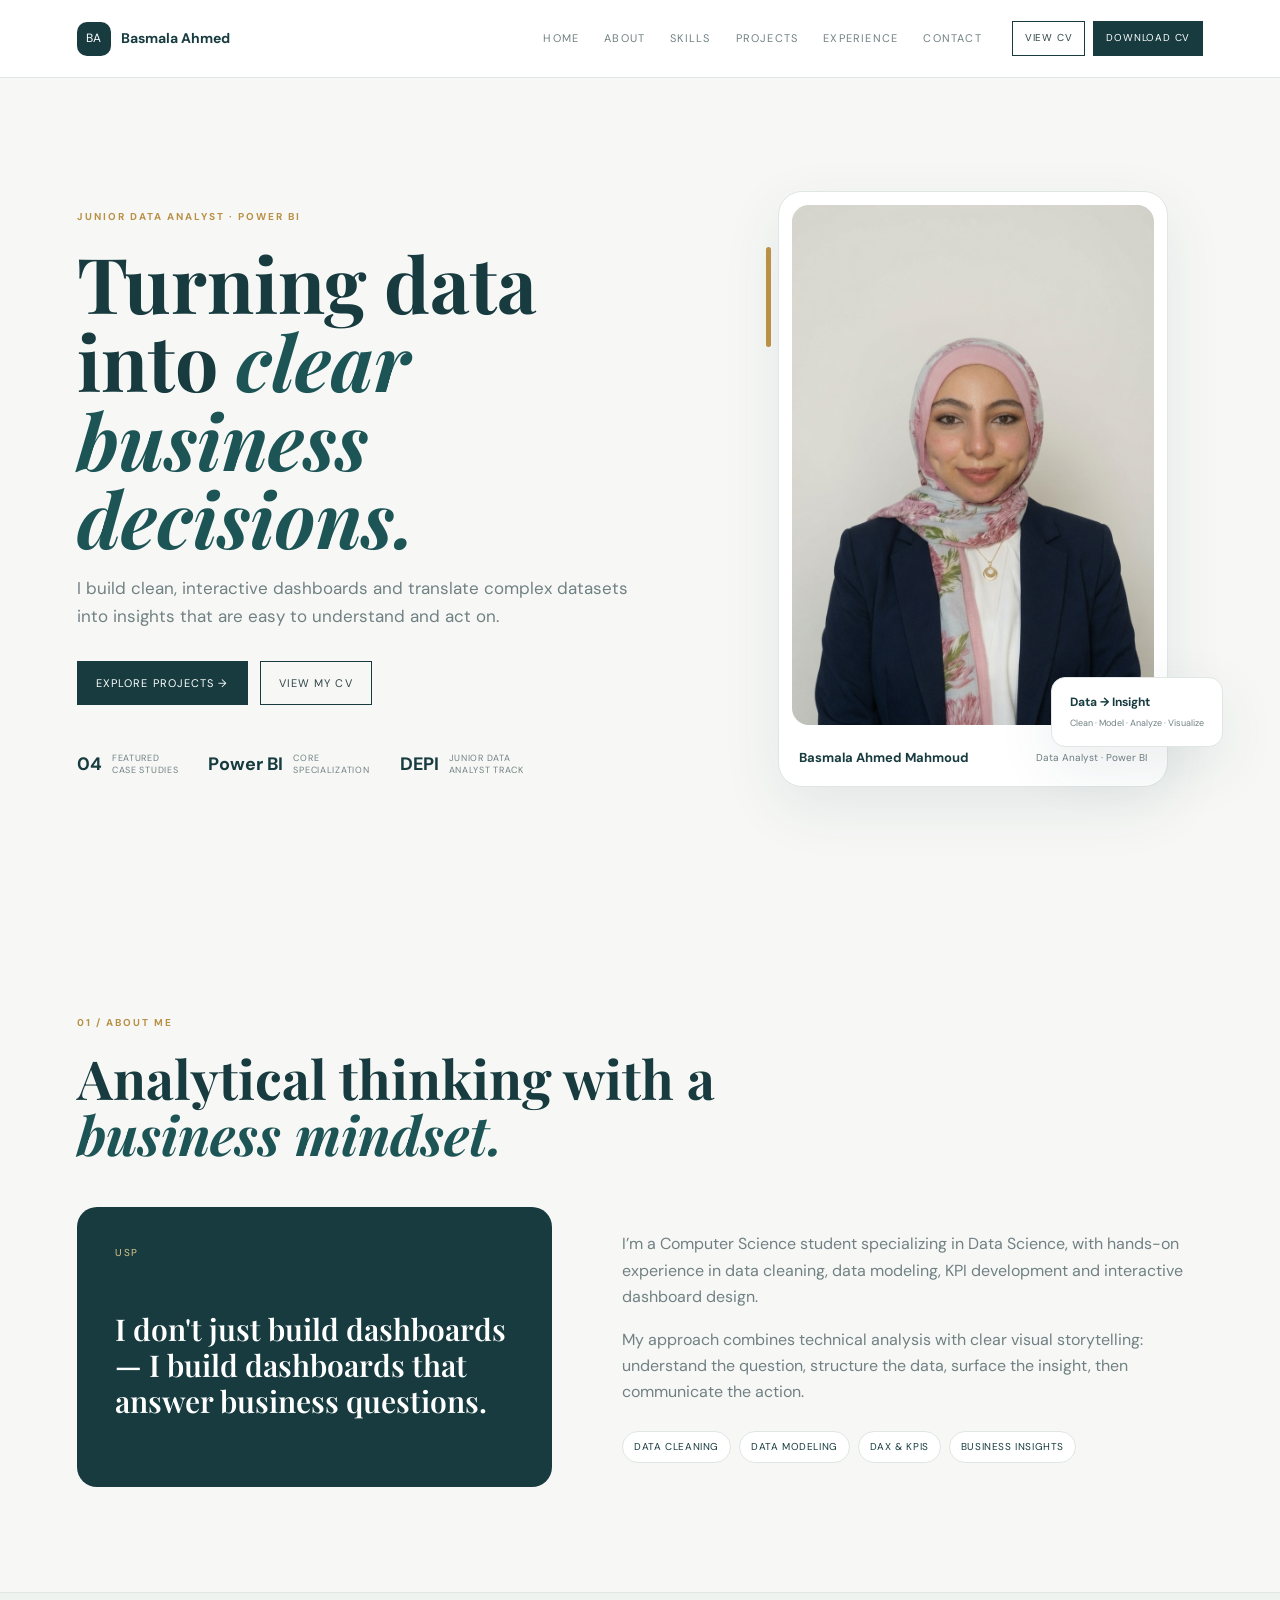
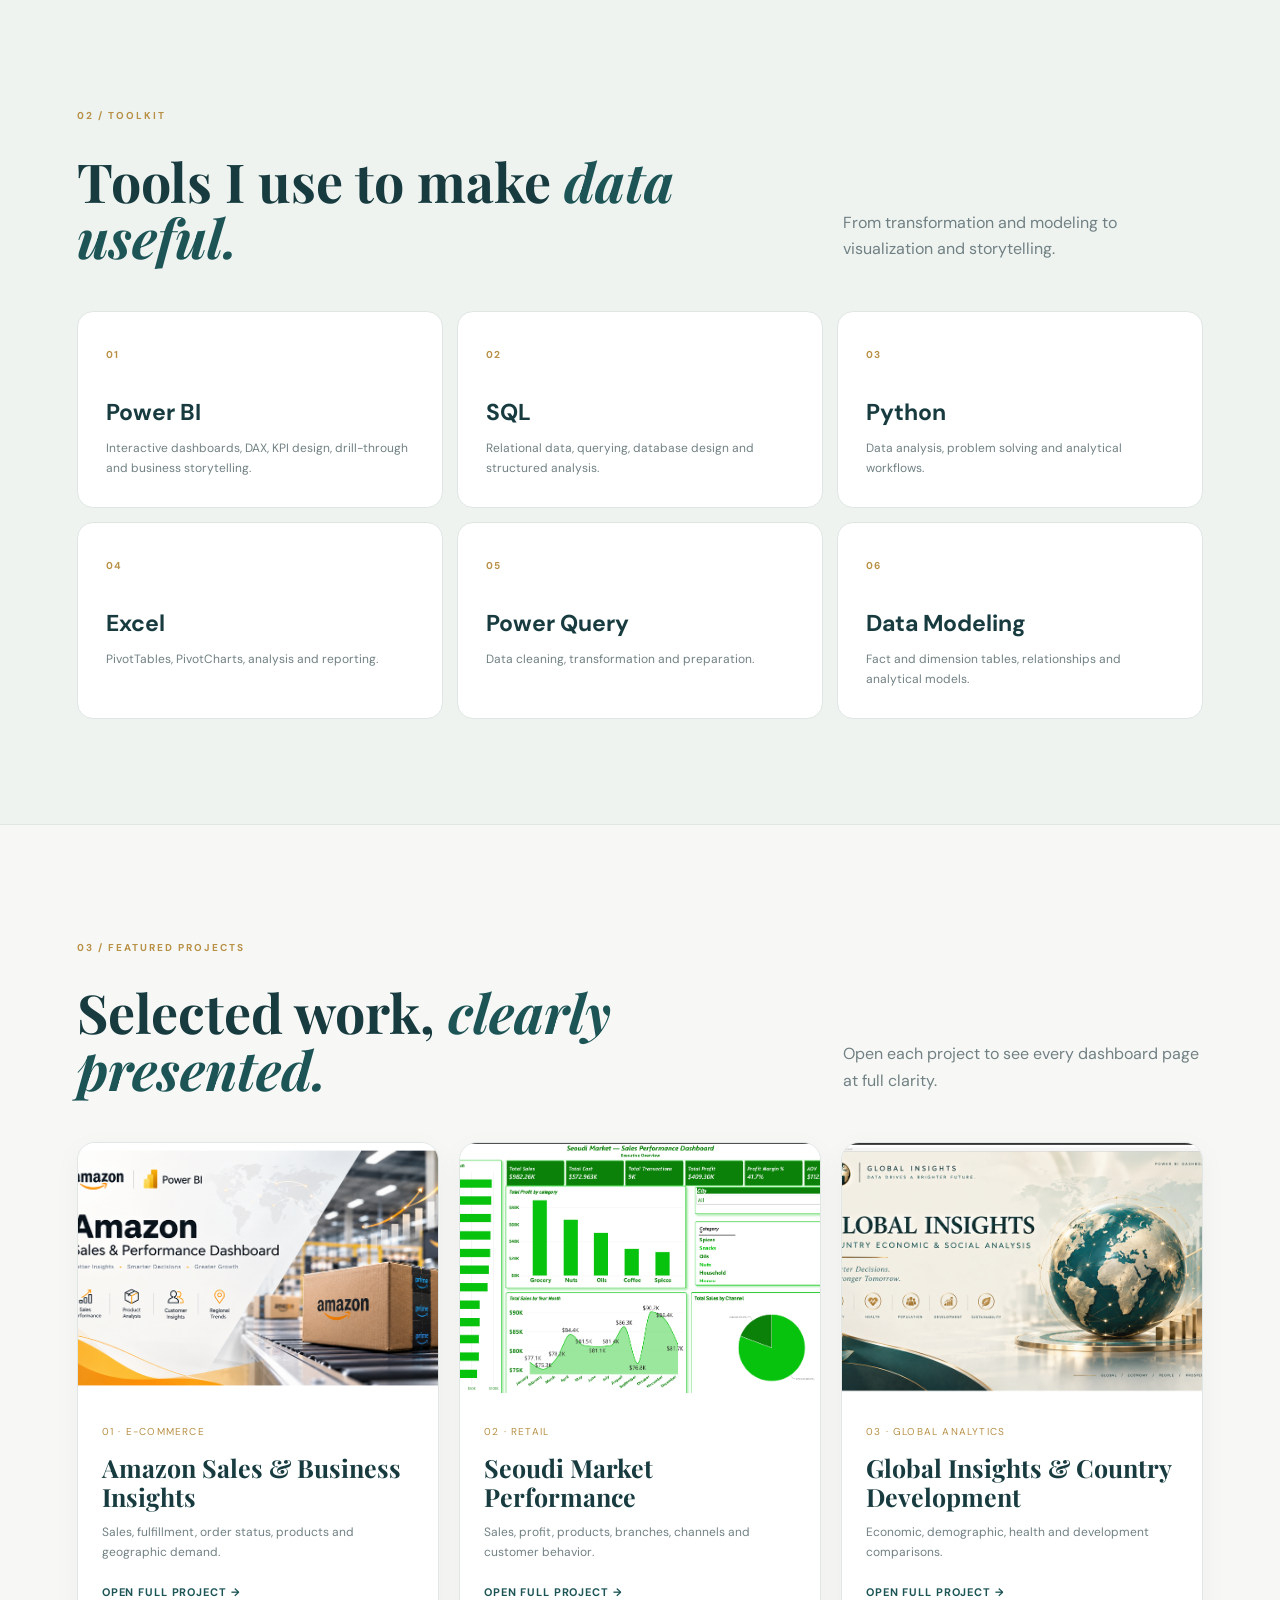
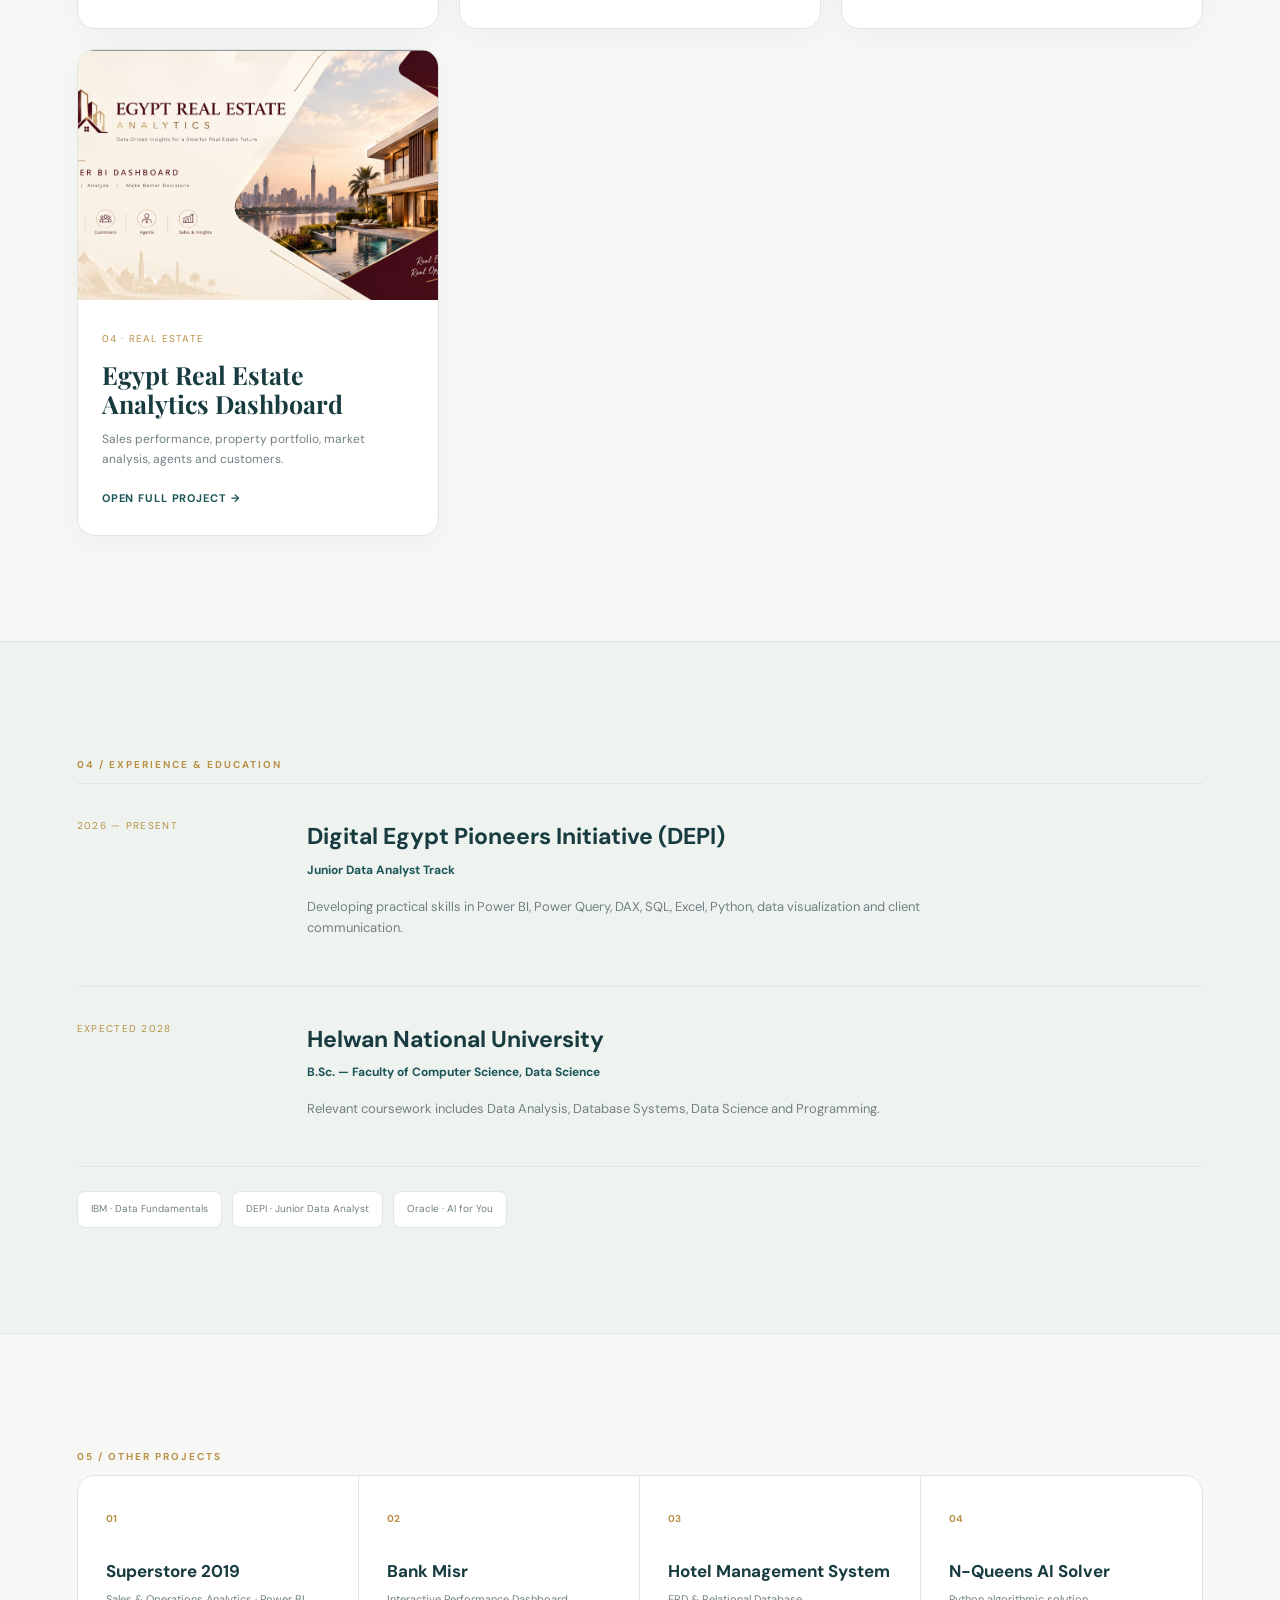
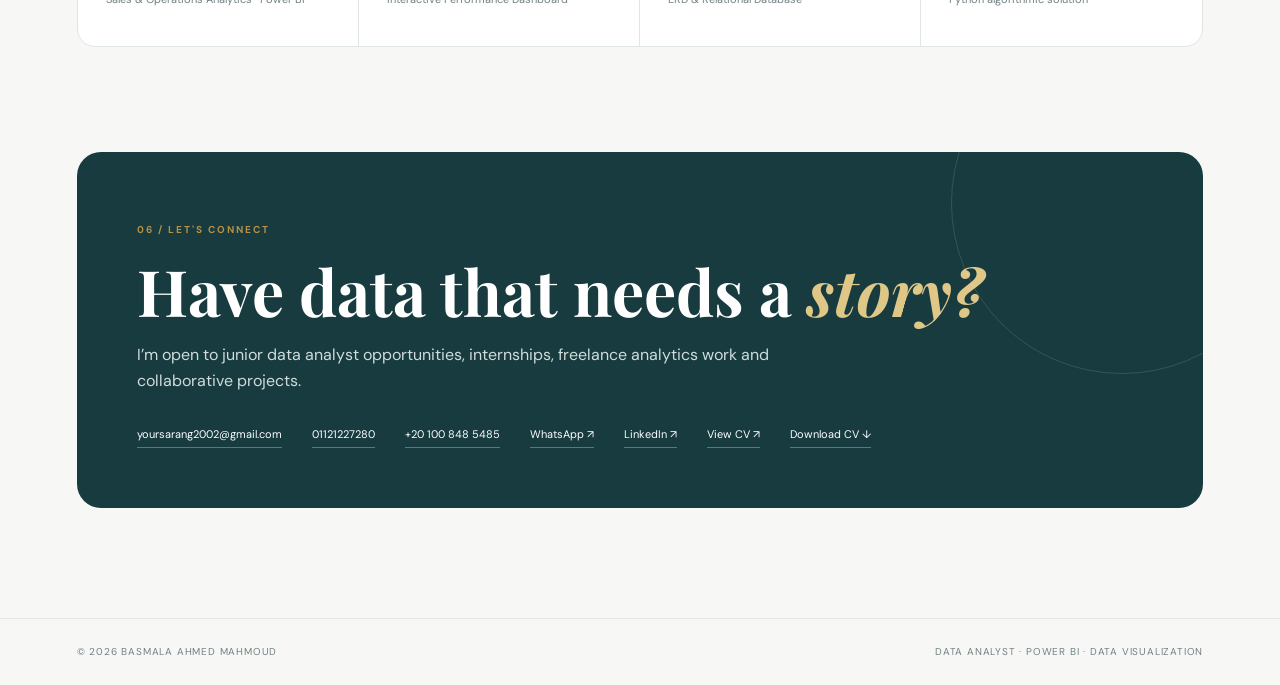
<file: index.html>
<!DOCTYPE html>
<html lang="en">

<head>
<meta charset="UTF-8">
<meta name="viewport" content="width=device-width, initial-scale=1.0">

<meta name="description" content="Basmala Ahmed Mahmoud — Junior Data Analyst portfolio. Power BI, SQL, Python and data visualization.">

<title>Basmala Ahmed Mahmoud | Data Analyst</title>

<link rel="preconnect" href="https://fonts.googleapis.com">
<link rel="preconnect" href="https://fonts.gstatic.com" crossorigin>

<link href="https://fonts.googleapis.com/css2?family=DM+Sans:wght@400;500;600;700&family=Playfair+Display:wght@600;700&display=swap" rel="stylesheet">

<link rel="stylesheet" href="style.css">

</head>

<body>

<header class="header">

    <a class="logo" href="index.html">
        <span>BA</span>
        <b>Basmala Ahmed</b>
    </a>

    <button class="menu" aria-label="Menu">☰</button>

    <nav>
        <a href="#home">Home</a>
        <a href="#about">About</a>
        <a href="#skills">Skills</a>
        <a href="#projects">Projects</a>
        <a href="#experience">Experience</a>
        <a href="#contact">Contact</a>
    </nav>

    <div class="header-actions">

        <a
            class="cv-mini"
            href="Basmala_Ahmed_Mahmoud_CV.pdf"
            target="_blank"
        >
            View CV
        </a>

        <a
            class="cv-mini fill"
            href="Basmala_Ahmed_Mahmoud_CV.pdf"
            download
        >
            Download CV
        </a>

    </div>

</header>


<main>

<!-- HOME -->

<section id="home" class="hero wrap">

    <div class="hero-copy reveal">

        <p class="kicker">
            JUNIOR DATA ANALYST · POWER BI
        </p>

        <h1>
            Turning data into
            <span>clear business decisions.</span>
        </h1>

        <p class="lead">
            I build clean, interactive dashboards and translate complex
            datasets into insights that are easy to understand and act on.
        </p>

        <div class="actions">

            <a class="btn primary" href="#projects">
                Explore Projects →
            </a>

            <a
                class="btn"
                href="Basmala_Ahmed_Mahmoud_CV.pdf"
                target="_blank"
            >
                View My CV
            </a>

        </div>

        <div class="hero-stats">

            <div>
                <strong>04</strong>
                <small>
                    Featured<br>
                    case studies
                </small>
            </div>

            <div>
                <strong>Power BI</strong>
                <small>
                    Core<br>
                    specialization
                </small>
            </div>

            <div>
                <strong>DEPI</strong>
                <small>
                    Junior Data<br>
                    Analyst Track
                </small>
            </div>

        </div>

    </div>


    <div class="profile-wrap reveal">

        <div class="profile-card">

            <div class="profile-accent"></div>

            <img
                src="profile.png"
                alt="Basmala Ahmed Mahmoud professional portrait"
            >

            <div class="profile-caption">

                <b>
                    Basmala Ahmed Mahmoud
                </b>

                <span>
                    Data Analyst · Power BI
                </span>

            </div>

        </div>

        <div class="float-card">

            <b>
                Data → Insight
            </b>

            <span>
                Clean · Model · Analyze · Visualize
            </span>

        </div>

    </div>

</section>


<!-- ABOUT -->

<section id="about" class="section wrap">

    <div class="section-top">

        <p class="eyebrow">
            01 / ABOUT ME
        </p>

        <h2>
            Analytical thinking with a
            <em>business mindset.</em>
        </h2>

    </div>


    <div class="about-grid">

        <div class="about-highlight">

            <span>USP</span>

            <h3>
                I don't just build dashboards — I build dashboards
                that answer business questions.
            </h3>

        </div>


        <div class="about-text">

            <p>
                I’m a Computer Science student specializing in Data Science,
                with hands-on experience in data cleaning, data modeling,
                KPI development and interactive dashboard design.
            </p>

            <p>
                My approach combines technical analysis with clear visual
                storytelling: understand the question, structure the data,
                surface the insight, then communicate the action.
            </p>

            <div class="chips">

                <span>Data Cleaning</span>
                <span>Data Modeling</span>
                <span>DAX & KPIs</span>
                <span>Business Insights</span>

            </div>

        </div>

    </div>

</section>


<!-- SKILLS -->

<section id="skills" class="section alt">

    <div class="wrap">

        <p class="eyebrow">
            02 / TOOLKIT
        </p>

        <div class="section-title-row">

            <h2>
                Tools I use to make
                <em>data useful.</em>
            </h2>

            <p>
                From transformation and modeling to visualization
                and storytelling.
            </p>

        </div>


        <div class="skills">

            <article>

                <b>01</b>

                <h3>
                    Power BI
                </h3>

                <p>
                    Interactive dashboards, DAX, KPI design,
                    drill-through and business storytelling.
                </p>

            </article>


            <article>

                <b>02</b>

                <h3>
                    SQL
                </h3>

                <p>
                    Relational data, querying, database design
                    and structured analysis.
                </p>

            </article>


            <article>

                <b>03</b>

                <h3>
                    Python
                </h3>

                <p>
                    Data analysis, problem solving and
                    analytical workflows.
                </p>

            </article>


            <article>

                <b>04</b>

                <h3>
                    Excel
                </h3>

                <p>
                    PivotTables, PivotCharts, analysis and reporting.
                </p>

            </article>


            <article>

                <b>05</b>

                <h3>
                    Power Query
                </h3>

                <p>
                    Data cleaning, transformation and preparation.
                </p>

            </article>


            <article>

                <b>06</b>

                <h3>
                    Data Modeling
                </h3>

                <p>
                    Fact and dimension tables, relationships
                    and analytical models.
                </p>

            </article>

        </div>

    </div>

</section>


<!-- PROJECTS -->

<section id="projects" class="section wrap">

    <p class="eyebrow">
        03 / FEATURED PROJECTS
    </p>

    <div class="section-title-row">

        <h2>
            Selected work,
            <em>clearly presented.</em>
        </h2>

        <p>
            Open each project to see every dashboard page at full clarity.
        </p>

    </div>


    <div class="project-grid">


        <!-- AMAZON -->

        <a
            class="project-tile"
            href="amazon.html"
        >

            <div class="tile-image">

                <img
                    src="amazon-cover.png"
                    alt="Amazon dashboard cover"
                >

            </div>

            <div class="tile-body">

                <span class="project-no">
                    01 · E-COMMERCE
                </span>

                <h3>
                    Amazon Sales & Business Insights
                </h3>

                <p>
                    Sales, fulfillment, order status,
                    products and geographic demand.
                </p>

                <span class="tile-link">
                    Open full project →
                </span>

            </div>

        </a>


        <!-- SEOUDI -->

        <a
            class="project-tile"
            href="seoudi.html"
        >

            <div class="tile-image">

                <img
                    src="seoudi-overview.png"
                    alt="Seoudi Market dashboard"
                >

            </div>

            <div class="tile-body">

                <span class="project-no">
                    02 · RETAIL
                </span>

                <h3>
                    Seoudi Market Performance
                </h3>

                <p>
                    Sales, profit, products, branches,
                    channels and customer behavior.
                </p>

                <span class="tile-link">
                    Open full project →
                </span>

            </div>

        </a>


        <!-- COUNTRY -->

        <a
            class="project-tile"
            href="country.html"
        >

            <div class="tile-image">

                <img
                    src="country-cover.png"
                    alt="Global Insights dashboard cover"
                >

            </div>

            <div class="tile-body">

                <span class="project-no">
                    03 · GLOBAL ANALYTICS
                </span>

                <h3>
                    Global Insights & Country Development
                </h3>

                <p>
                    Economic, demographic, health and
                    development comparisons.
                </p>

                <span class="tile-link">
                    Open full project →
                </span>

            </div>

        </a>

        <!-- EGYPT REAL ESTATE -->
        <a class="project-tile" href="real-estate.html">
            <div class="tile-image">
                <img src="00-Cover.png" alt="Egypt Real Estate Analytics Dashboard cover">
            </div>
            <div class="tile-body">
                <span class="project-no">04 · REAL ESTATE</span>
                <h3>Egypt Real Estate Analytics Dashboard</h3>
                <p>Sales performance, property portfolio, market analysis, agents and customers.</p>
                <span class="tile-link">Open full project →</span>
            </div>
        </a>

    </div>

</section>





<!-- EXPERIENCE -->

<section id="experience" class="section alt">

    <div class="wrap">

        <p class="eyebrow">
            04 / EXPERIENCE & EDUCATION
        </p>


        <div class="timeline">

            <div class="time-item">

                <span>
                    2026 — PRESENT
                </span>

                <div>

                    <h3>
                        Digital Egypt Pioneers Initiative (DEPI)
                    </h3>

                    <b>
                        Junior Data Analyst Track
                    </b>

                    <p>
                        Developing practical skills in Power BI,
                        Power Query, DAX, SQL, Excel, Python,
                        data visualization and client communication.
                    </p>

                </div>

            </div>


            <div class="time-item">

                <span>
                    EXPECTED 2028
                </span>

                <div>

                    <h3>
                        Helwan National University
                    </h3>

                    <b>
                        B.Sc. — Faculty of Computer Science, Data Science
                    </b>

                    <p>
                        Relevant coursework includes Data Analysis,
                        Database Systems, Data Science and Programming.
                    </p>

                </div>

            </div>

        </div>


        <div class="cert-row">

            <span>
                IBM · Data Fundamentals
            </span>

            <span>
                DEPI · Junior Data Analyst
            </span>

            <span>
                Oracle · AI for You
            </span>

        </div>

    </div>

</section>


<!-- OTHER PROJECTS -->

<section class="section wrap">

    <p class="eyebrow">
        05 / OTHER PROJECTS
    </p>

    <div class="other">

        <div>
            <b>01</b>
            <h3>Superstore 2019</h3>
            <p>
                Sales & Operations Analytics · Power BI
            </p>
        </div>

        <div>
            <b>02</b>
            <h3>Bank Misr</h3>
            <p>
                Interactive Performance Dashboard
            </p>
        </div>

        <div>
            <b>03</b>
            <h3>Hotel Management System</h3>
            <p>
                ERD & Relational Database
            </p>
        </div>

        <div>
            <b>04</b>
            <h3>N-Queens AI Solver</h3>
            <p>
                Python algorithmic solution
            </p>
        </div>

    </div>

</section>


<!-- CONTACT -->

<section id="contact" class="contact wrap">

    <div class="contact-card">

        <p class="eyebrow">
            06 / LET'S CONNECT
        </p>

        <h2>
            Have data that needs a
            <em>story?</em>
        </h2>

        <p>
            I’m open to junior data analyst opportunities,
            internships, freelance analytics work and
            collaborative projects.
        </p>


        <div class="contact-links">

            <a href="mailto:yoursarang2002@gmail.com">
                yoursarang2002@gmail.com
            </a>

            <a href="tel:01121227280">
                01121227280
            </a>
            <a href="tel:+201008485485">
                +20 100 848 5485
            </a>
            <a href="https://wa.me/201008485485" target="_blank" rel="noopener noreferrer">
                WhatsApp ↗
            </a>

            <a
                href="https://linkedin.com/in/basmala-ahmed-b55320358"
                target="_blank"
            >
                LinkedIn ↗
            </a>

            <a
                href="Basmala_Ahmed_Mahmoud_CV.pdf"
                target="_blank"
            >
                View CV ↗
            </a>

            <a
                href="Basmala_Ahmed_Mahmoud_CV.pdf"
                download
            >
                Download CV ↓
            </a>

        </div>

    </div>

</section>

</main>


<footer>

    <span>
        © 2026 Basmala Ahmed Mahmoud
    </span>

    <span>
        Data Analyst · Power BI · Data Visualization
    </span>

</footer>


<script src="script.js"></script>

</body>
</html>
</file>
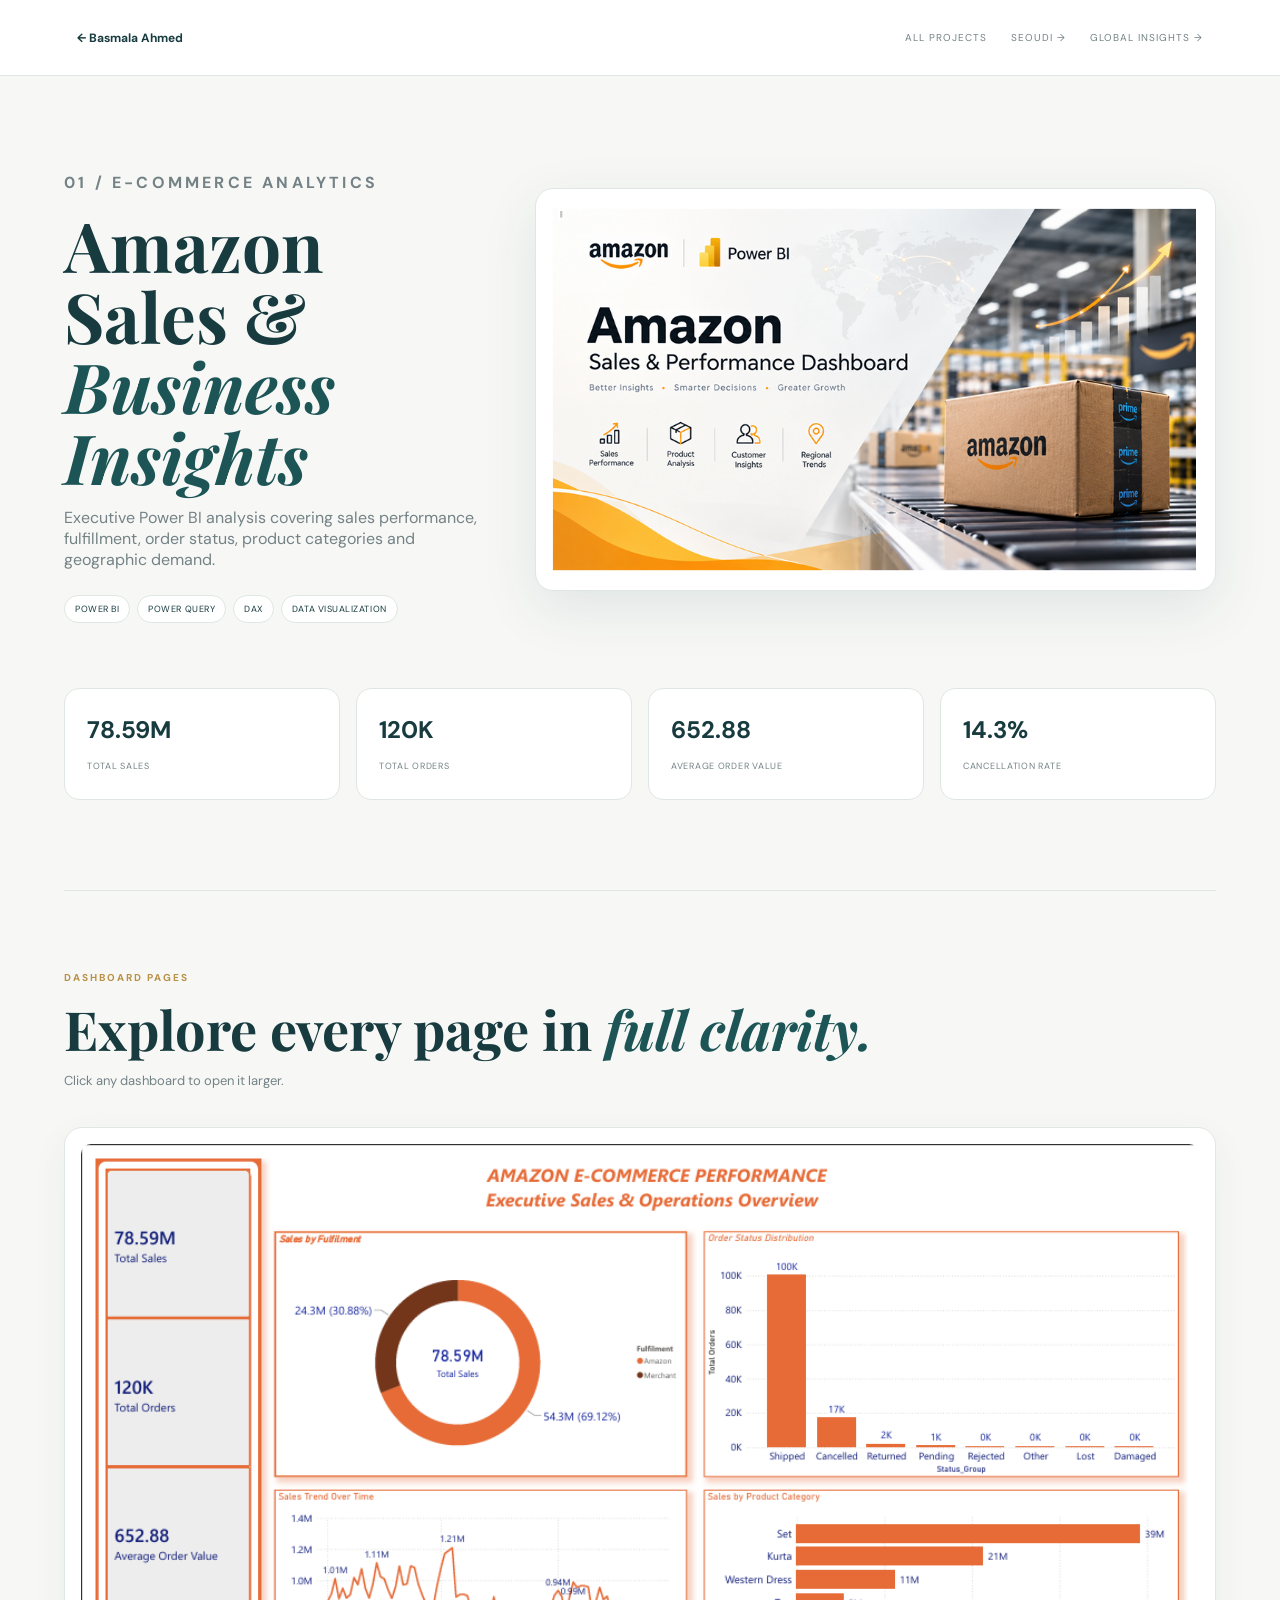
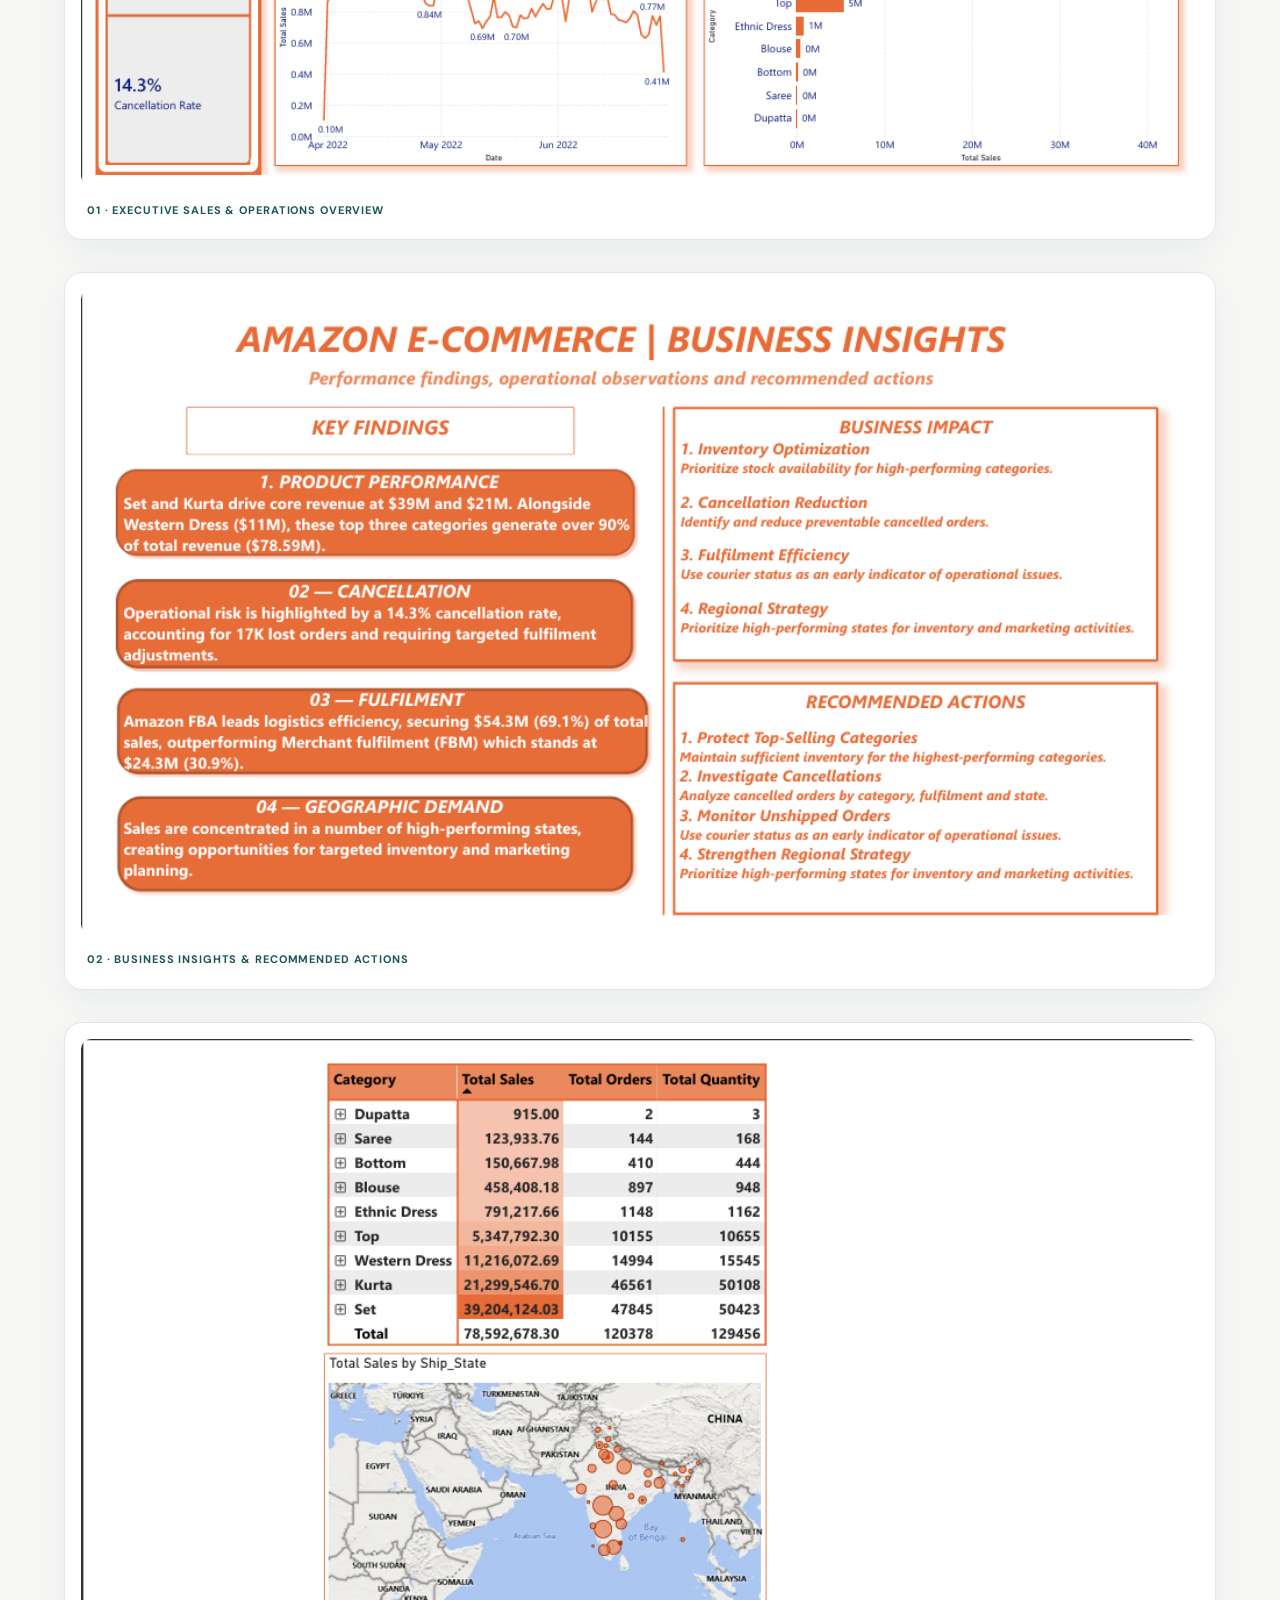
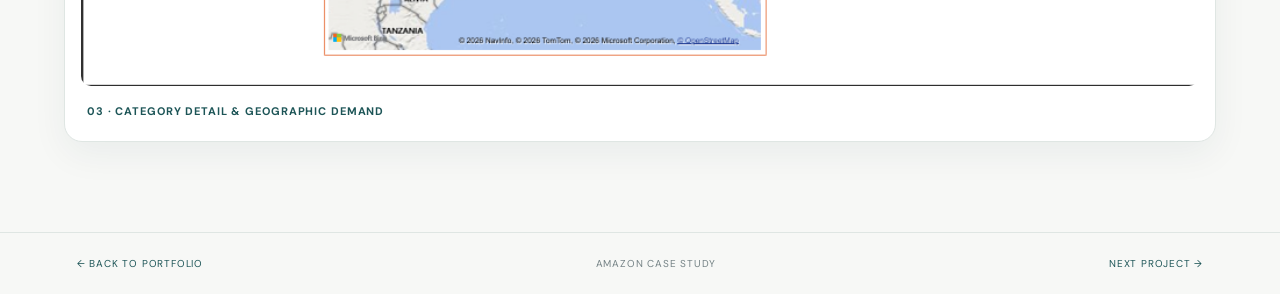
<file: amazon.html>
<!DOCTYPE html>
<html lang="en">

<head>
    <meta charset="UTF-8">
    <meta name="viewport" content="width=device-width, initial-scale=1.0">

    <title>Amazon | Basmala Ahmed Mahmoud</title>

    <link rel="preconnect" href="https://fonts.googleapis.com">
    <link rel="preconnect" href="https://fonts.gstatic.com" crossorigin>

    <link href="https://fonts.googleapis.com/css2?family=DM+Sans:wght@400;500;600;700&family=Playfair+Display:wght@600;700&display=swap" rel="stylesheet">

    <link rel="stylesheet" href="project.css">
</head>

<body>

<header>
    <a href="index.html" class="brand">← Basmala Ahmed</a>

    <nav>
        <a href="index.html#projects">All Projects</a>
        <a href="seoudi.html">Seoudi →</a>
        <a href="country.html">Global Insights →</a>
    </nav>
</header>

<main>

    <section class="project-hero">

        <div>
            <p class="eyebrow">01 / E-COMMERCE ANALYTICS</p>

            <h1>
                Amazon Sales &<br>
                <em>Business Insights</em>
            </h1>

            <p>
                Executive Power BI analysis covering sales performance,
                fulfillment, order status, product categories and geographic demand.
            </p>

            <div class="tags">
                <span>Power BI</span>
                <span>Power Query</span>
                <span>DAX</span>
                <span>Data Visualization</span>
            </div>
        </div>

        <img src="amazon-cover.png" alt="Amazon project cover">

    </section>


    <section class="insights">

        <div>
            <b>78.59M</b>
            <span>Total Sales</span>
        </div>

        <div>
            <b>120K</b>
            <span>Total Orders</span>
        </div>

        <div>
            <b>652.88</b>
            <span>Average Order Value</span>
        </div>

        <div>
            <b>14.3%</b>
            <span>Cancellation Rate</span>
        </div>

    </section>


    <section class="gallery-head">

        <p class="eyebrow">DASHBOARD PAGES</p>

        <h2>
            Explore every page in
            <em>full clarity.</em>
        </h2>

        <p>
            Click any dashboard to open it larger.
        </p>

    </section>


    <section class="gallery">

        <figure>
            <img
                src="amazon-dashboard.png"
                alt="Amazon dashboard overview"
            >
            <figcaption>
                01 · Executive Sales & Operations Overview
            </figcaption>
        </figure>


        <figure>
            <img
                src="amazon-insights.png"
                alt="Amazon business insights"
            >
            <figcaption>
                02 · Business Insights & Recommended Actions
            </figcaption>
        </figure>


        <figure>
            <img
                src="amazon-detail.png"
                alt="Amazon detail analysis"
            >
            <figcaption>
                03 · Category Detail & Geographic Demand
            </figcaption>
        </figure>

    </section>

</main>


<div class="lightbox">
    <button>×</button>
    <img alt="Expanded dashboard">
</div>


<footer>

    <a href="index.html">
        ← Back to Portfolio
    </a>

    <span>
        Amazon Case Study
    </span>

    <a href="seoudi.html">
        Next Project →
    </a>

</footer>


<script src="project.js"></script>

</body>
</html>
</file>
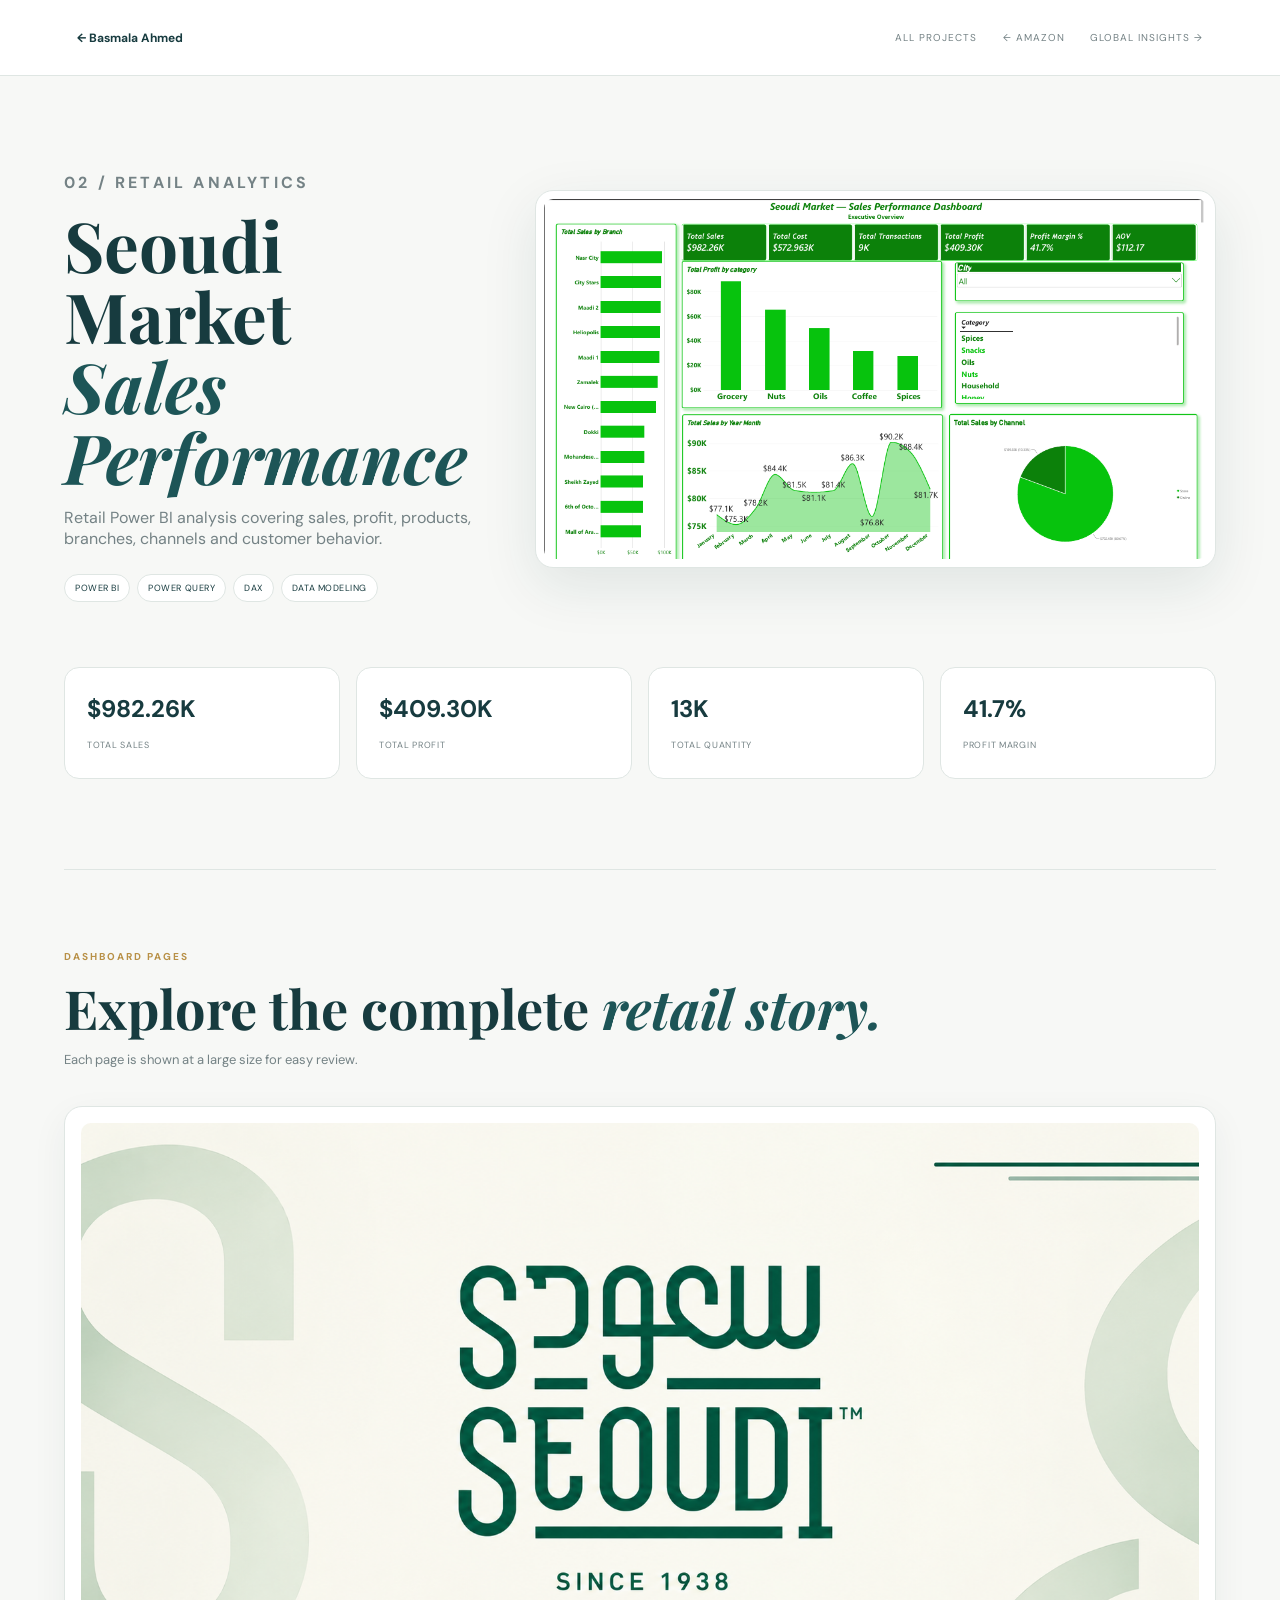
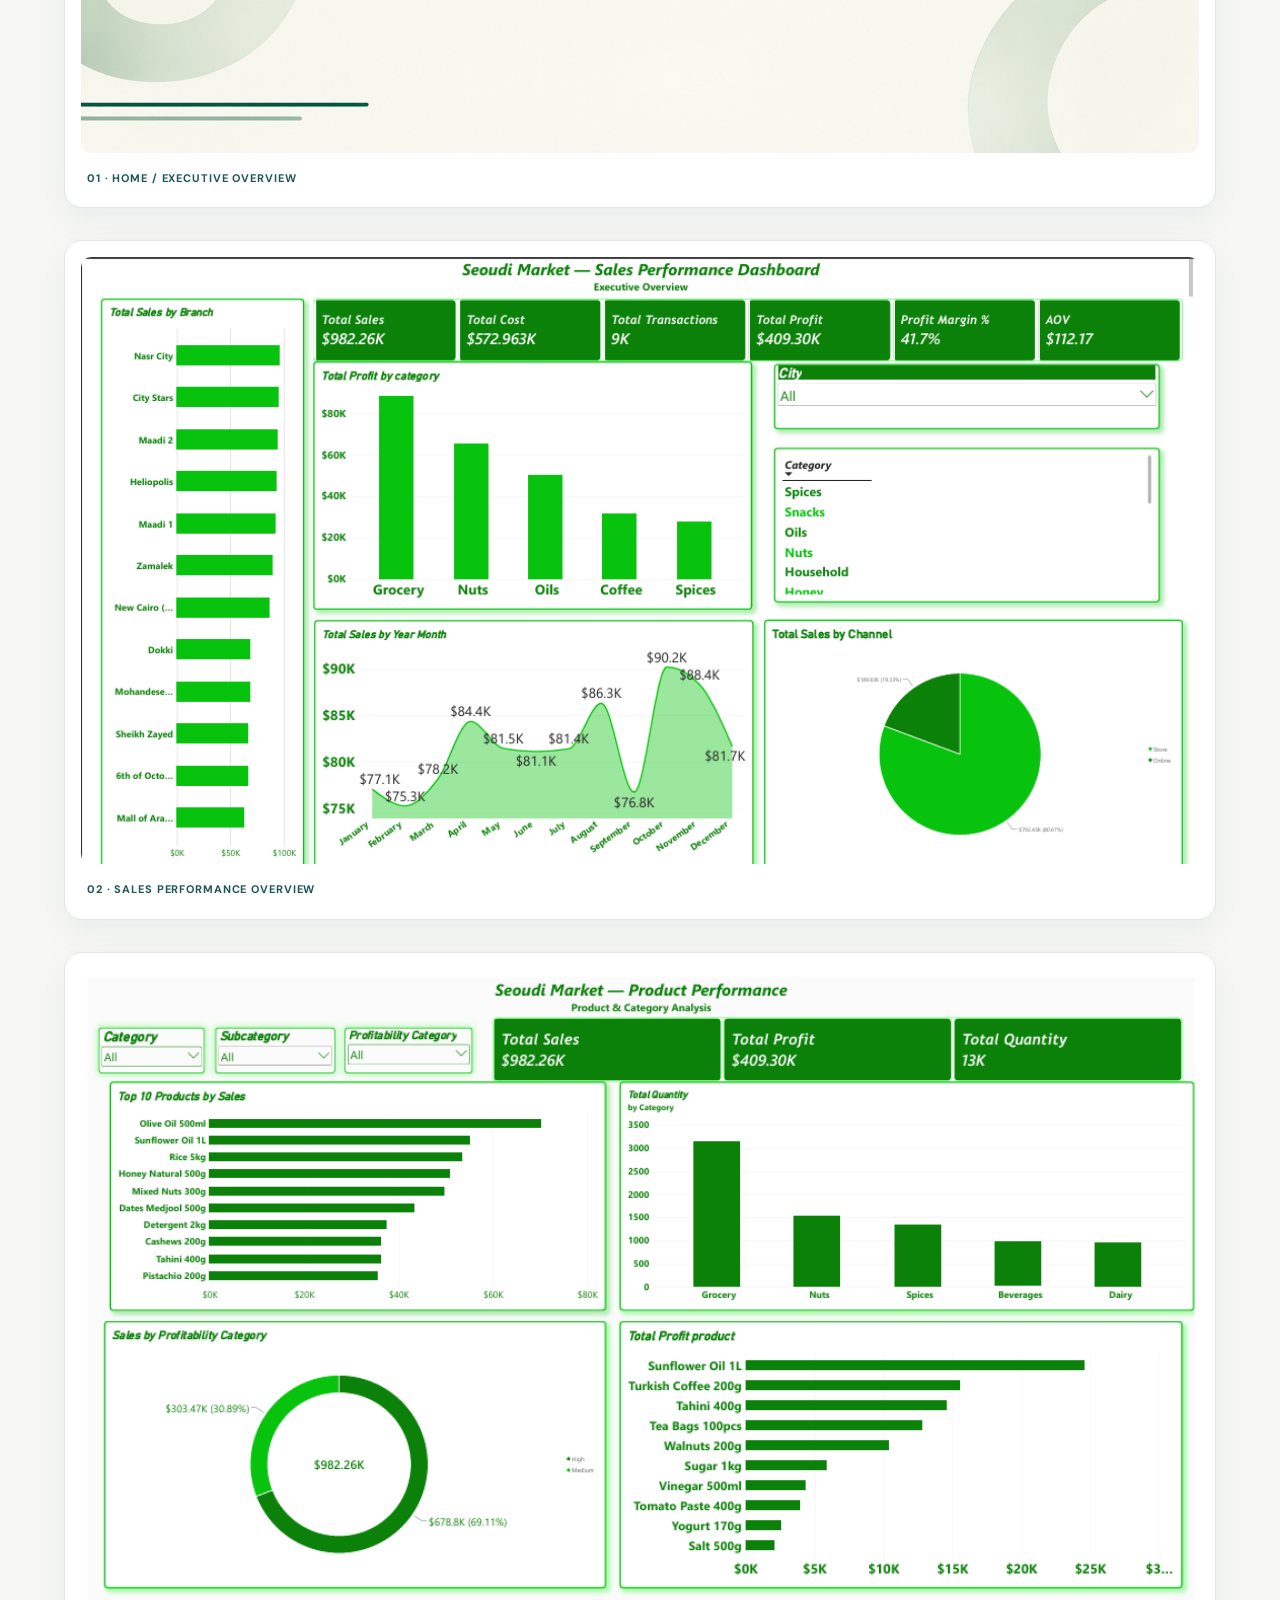
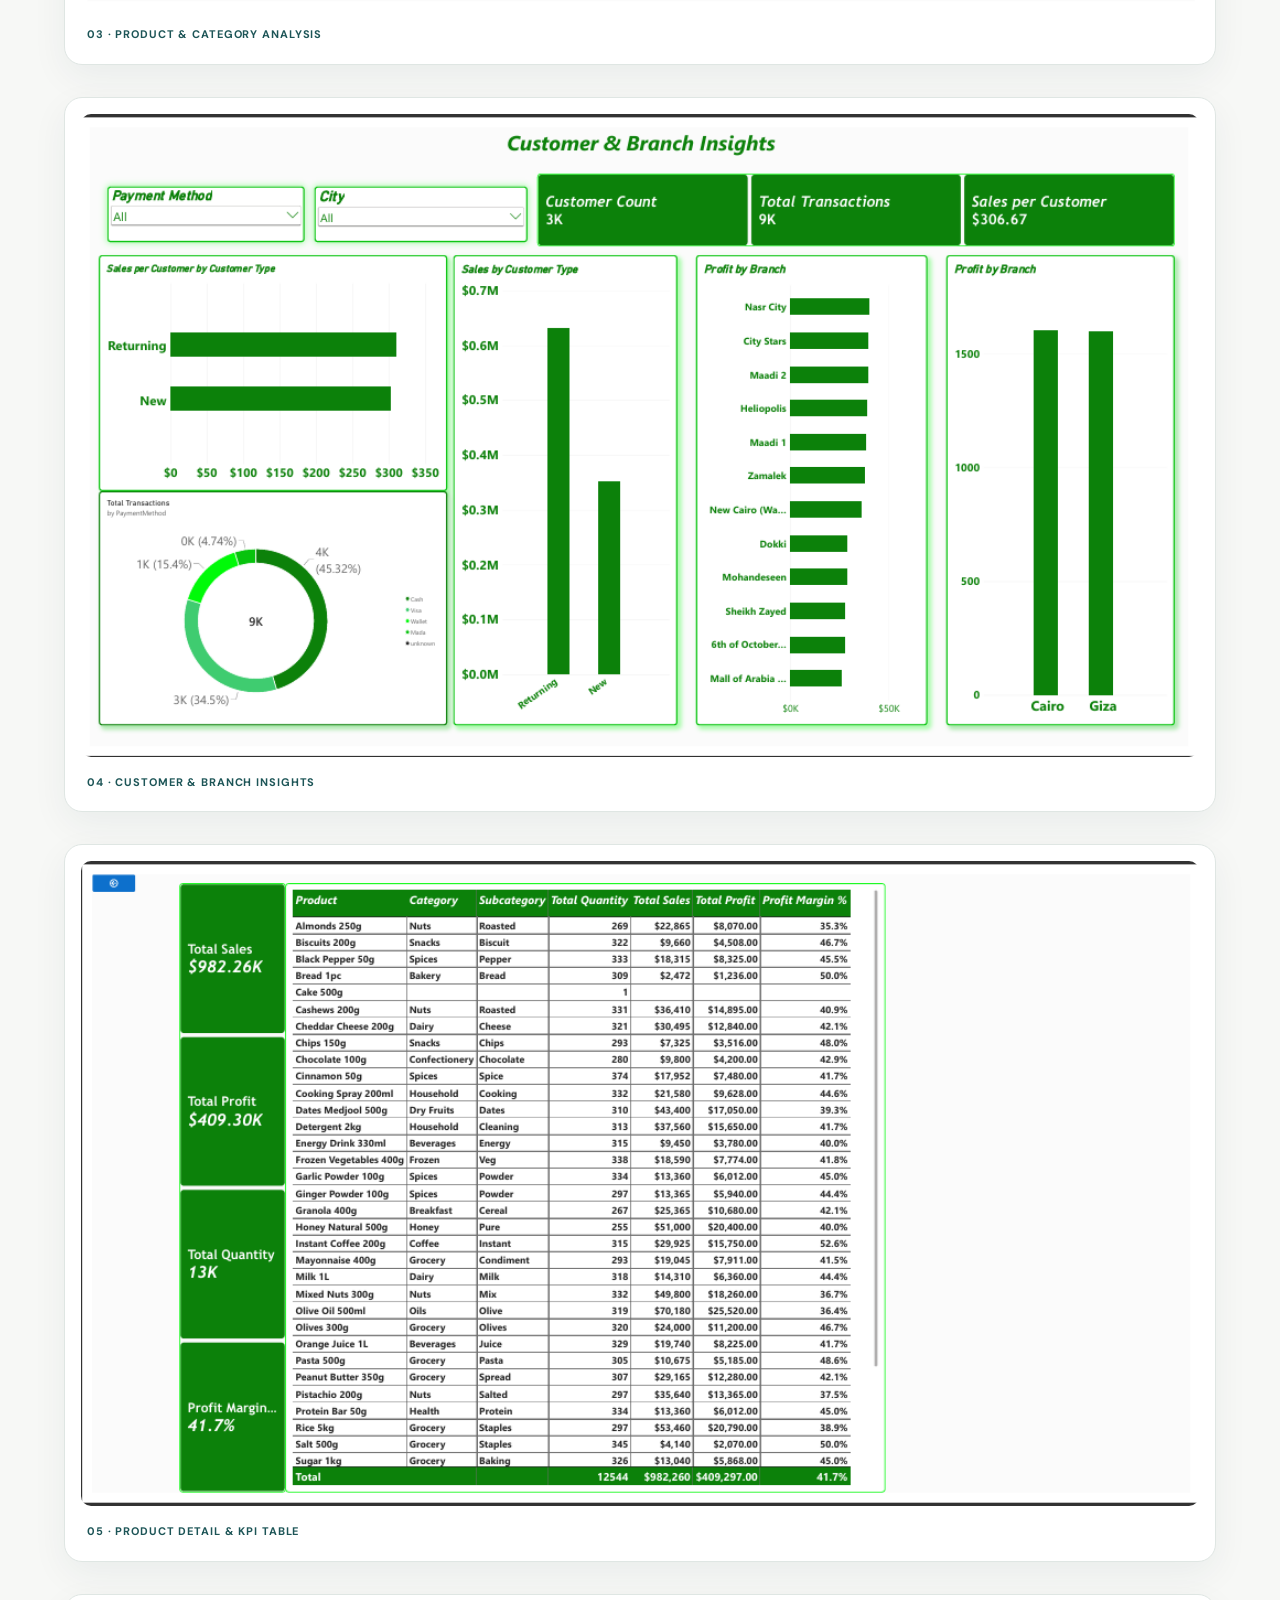
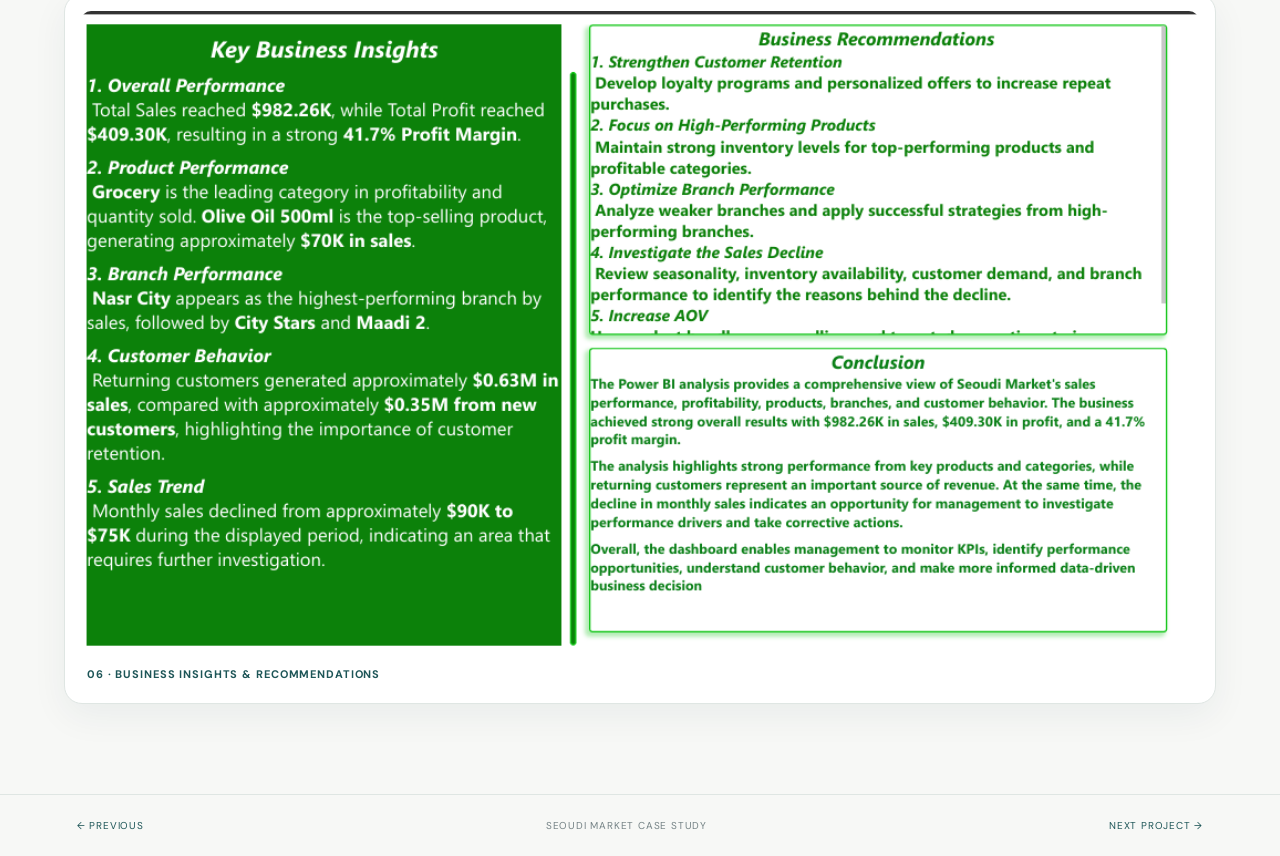
<file: seoudi.html>
<!DOCTYPE html>
<html lang="en">

<head>
    <meta charset="UTF-8">
    <meta name="viewport" content="width=device-width, initial-scale=1.0">

    <title>Seoudi Market | Basmala Ahmed Mahmoud</title>

    <link rel="preconnect" href="https://fonts.googleapis.com">
    <link rel="preconnect" href="https://fonts.gstatic.com" crossorigin>

    <link href="https://fonts.googleapis.com/css2?family=DM+Sans:wght@400;500;600;700&family=Playfair+Display:wght@600;700&display=swap" rel="stylesheet">

    <link rel="stylesheet" href="project.css">
</head>

<body>

<header class="project-header">
    <a href="index.html" class="brand">
        <span aria-hidden="true">←</span> Basmala Ahmed
    </a>

    <nav id="project-navigation" aria-label="Project navigation">
        <a href="index.html#projects">All Projects</a>
        <a href="amazon.html">← Amazon</a>
        <a href="country.html">Global Insights →</a>
    </nav>

    <button
        class="project-menu"
        type="button"
        aria-label="Open navigation menu"
        aria-controls="project-navigation"
        aria-expanded="false"
    >
        <span></span>
        <span></span>
        <span></span>
    </button>
</header>



<main>

    <section class="project-hero">

        <div>

            <p class="eyebrow">
                02 / RETAIL ANALYTICS
            </p>

            <h1>
                Seoudi Market<br>
                <em>Sales Performance</em>
            </h1>

            <p>
                Retail Power BI analysis covering sales, profit, products,
                branches, channels and customer behavior.
            </p>

            <div class="tags">
                <span>Power BI</span>
                <span>Power Query</span>
                <span>DAX</span>
                <span>Data Modeling</span>
            </div>

        </div>

        <img
            src="seoudi-overview.png"
            alt="Seoudi Market overview"
        >

    </section>


    <section class="insights">

        <div>
            <b>$982.26K</b>
            <span>Total Sales</span>
        </div>

        <div>
            <b>$409.30K</b>
            <span>Total Profit</span>
        </div>

        <div>
            <b>13K</b>
            <span>Total Quantity</span>
        </div>

        <div>
            <b>41.7%</b>
            <span>Profit Margin</span>
        </div>

    </section>


    <section class="gallery-head">

        <p class="eyebrow">
            DASHBOARD PAGES
        </p>

        <h2>
            Explore the complete
            <em>retail story.</em>
        </h2>

        <p>
            Each page is shown at a large size for easy review.
        </p>

    </section>


    <section class="gallery seoudi-gallery">

        <figure>
            <img
                src="seoudi-home.png"
                alt="Seoudi Market Home Executive Overview"
            >
            <figcaption>
                01 · Home / Executive Overview
            </figcaption>
        </figure>


        <figure>
            <img
                src="seoudi-overview.png"
                alt="Seoudi sales performance dashboard"
            >
            <figcaption>
                02 · Sales Performance Overview
            </figcaption>
        </figure>


        <figure>
            <img
                src="seoudi-products.png"
                alt="Seoudi product performance dashboard"
            >
            <figcaption>
                03 · Product & Category Analysis
            </figcaption>
        </figure>


        <figure>
            <img
                src="seoudi-customers.png"
                alt="Seoudi customer and branch insights"
            >
            <figcaption>
                04 · Customer & Branch Insights
            </figcaption>
        </figure>


        <figure>
            <img
                src="seoudi-table.png"
                alt="Seoudi product detail table"
            >
            <figcaption>
                05 · Product Detail & KPI Table
            </figcaption>
        </figure>


        <figure>
            <img
                src="seoudi-insights.png"
                alt="Seoudi business insights"
            >
            <figcaption>
                06 · Business Insights & Recommendations
            </figcaption>
        </figure>

    </section>

</main>


<div class="lightbox">

    <button>×</button>

    <img alt="Expanded dashboard">

</div>


<footer>

    <a href="amazon.html">
        ← Previous
    </a>

    <span>
        Seoudi Market Case Study
    </span>

    <a href="country.html">
        Next Project →
    </a>

</footer>


<script src="project.js"></script>

</body>
</html>
</file>
<file: style.css>
:root{--bg:#f7f8f6;--paper:#fff;--ink:#173b3f;--text:#314447;--muted:#718083;--line:#dfe6e3;--teal:#1d5557;--sage:#dfe9e4;--gold:#b89046;--shadow:0 20px 60px rgba(23,59,63,.09)}*{box-sizing:border-box}html{scroll-behavior:smooth}body{margin:0;background:var(--bg);color:var(--text);font-family:"DM Sans",sans-serif;line-height:1.65}a{text-decoration:none;color:inherit}img{max-width:100%}.wrap{width:min(1180px,88vw);margin:auto}.header{height:78px;background:rgba(255,255,255,.94);backdrop-filter:blur(14px);border-bottom:1px solid var(--line);display:flex;align-items:center;padding:0 6vw;gap:30px;position:sticky;top:0;z-index:20}.logo{display:flex;align-items:center;gap:10px;margin-right:auto;color:var(--ink)}.logo span{display:grid;place-items:center;width:34px;height:34px;border-radius:10px;background:var(--ink);color:white;font-size:12px}.logo b{font-size:14px}.header nav{display:flex;gap:25px}.header nav a{font-size:11px;text-transform:uppercase;letter-spacing:.11em;color:var(--muted)}.header nav a:hover{color:var(--ink)}.header-actions{display:flex;gap:8px}.cv-mini{border:1px solid var(--ink);padding:8px 12px;font-size:10px;text-transform:uppercase;letter-spacing:.08em}.cv-mini.fill{background:var(--ink);color:#fff}.menu{display:none;border:0;background:none;font-size:22px;color:var(--ink)}.hero{min-height:calc(100vh - 78px);display:grid;grid-template-columns:1.1fr .9fr;align-items:center;gap:8vw;padding:75px 0}.kicker,.eyebrow{font-size:10px;letter-spacing:.2em;font-weight:700;color:var(--gold);text-transform:uppercase}.hero h1{font-family:"Playfair Display",serif;font-size:clamp(50px,6vw,82px);line-height:1.02;color:var(--ink);margin:18px 0}.hero h1 span{color:var(--teal);font-style:italic}.lead{font-size:17px;color:var(--muted);max-width:620px}.actions{display:flex;gap:12px;margin:30px 0}.btn{display:inline-flex;padding:12px 18px;border:1px solid var(--ink);font-size:11px;text-transform:uppercase;letter-spacing:.1em}.btn.primary{background:var(--ink);color:#fff}.btn:hover{transform:translateY(-2px);box-shadow:var(--shadow)}.hero-stats{display:flex;gap:30px;margin-top:45px}.hero-stats div{display:flex;gap:10px;align-items:center}.hero-stats strong{font-size:18px;color:var(--ink)}.hero-stats small{font-size:9px;text-transform:uppercase;letter-spacing:.08em;color:var(--muted);line-height:1.25}.profile-wrap{position:relative;display:flex;justify-content:center}.profile-card{position:relative;width:min(390px,85%);background:#fff;border:1px solid var(--line);border-radius:24px;padding:13px;box-shadow:var(--shadow)}.profile-card img{width:100%;height:520px;object-fit:cover;object-position:center top;border-radius:17px;background:#edf1ee}.profile-accent{position:absolute;left:-13px;top:55px;width:5px;height:100px;background:var(--gold);border-radius:8px}.profile-caption{display:flex;justify-content:space-between;align-items:center;padding:14px 7px 4px;color:var(--ink)}.profile-caption b{font-size:13px}.profile-caption span{font-size:10px;color:var(--muted)}.float-card{position:absolute;right:-20px;bottom:40px;background:#fff;border:1px solid var(--line);box-shadow:var(--shadow);padding:15px 18px;border-radius:14px;display:grid;gap:3px}.float-card b{font-size:12px;color:var(--ink)}.float-card span{font-size:9px;color:var(--muted)}.section{padding:105px 0}.alt{background:#eef3f0;border-top:1px solid var(--line);border-bottom:1px solid var(--line)}.section-top h2,.section-title-row h2{font-family:"Playfair Display",serif;font-size:clamp(38px,4.2vw,60px);line-height:1.05;color:var(--ink);max-width:750px;margin:18px 0 45px}.section h2 em{font-style:italic;color:var(--teal)}.about-grid{display:grid;grid-template-columns:.9fr 1.1fr;gap:70px}.about-highlight{background:var(--ink);color:#fff;padding:38px;border-radius:20px;min-height:280px;display:flex;flex-direction:column;justify-content:space-between}.about-highlight span{font-size:10px;letter-spacing:.18em;color:#dfc788}.about-highlight h3{font-family:"Playfair Display",serif;font-size:30px;line-height:1.2;font-weight:600}.about-text{font-size:16px;color:var(--muted);padding-top:8px}.chips{display:flex;flex-wrap:wrap;gap:8px;margin-top:25px}.chips span{border:1px solid var(--line);background:#fff;padding:7px 11px;border-radius:30px;font-size:10px;color:var(--ink);text-transform:uppercase;letter-spacing:.06em}.section-title-row{display:flex;justify-content:space-between;align-items:end;gap:40px}.section-title-row p{max-width:360px;color:var(--muted);margin-bottom:48px}.skills{display:grid;grid-template-columns:repeat(3,1fr);gap:14px}.skills article{background:#fff;border:1px solid var(--line);border-radius:16px;padding:28px;min-height:190px;transition:.25s}.skills article:hover{transform:translateY(-5px);box-shadow:var(--shadow);border-color:#c6d3ce}.skills b,.project-no{font-size:10px;color:var(--gold);letter-spacing:.12em}.skills h3{font-size:23px;color:var(--ink);margin:28px 0 7px}.skills p,.project-tile p{font-size:12px;color:var(--muted);margin:0}.project-grid{display:grid;grid-template-columns:repeat(3,1fr);gap:20px}.project-tile{background:#fff;border:1px solid var(--line);border-radius:18px;overflow:hidden;box-shadow:0 8px 30px rgba(23,59,63,.04);transition:.25s}.project-tile:hover{transform:translateY(-6px);box-shadow:var(--shadow)}.tile-image{height:250px;background:#eef2ef;overflow:hidden}.tile-image img{width:100%;height:100%;object-fit:cover;object-position:center}.tile-body{padding:24px}.tile-body h3{font-family:"Playfair Display",serif;color:var(--ink);font-size:25px;line-height:1.15;margin:11px 0}.tile-link{display:inline-block;margin-top:20px;color:var(--teal);font-size:11px;font-weight:700;text-transform:uppercase;letter-spacing:.08em}.timeline{border-top:1px solid var(--line)}.time-item{display:grid;grid-template-columns:190px 1fr;gap:40px;padding:34px 0;border-bottom:1px solid var(--line)}.time-item>span{font-size:10px;color:var(--gold);letter-spacing:.13em}.time-item h3{margin:0;color:var(--ink);font-size:23px}.time-item b{font-size:12px;color:var(--teal)}.time-item p{color:var(--muted);max-width:700px;font-size:13px}.cert-row{display:flex;flex-wrap:wrap;gap:10px;margin-top:24px}.cert-row span{border:1px solid var(--line);background:#fff;padding:9px 13px;border-radius:8px;font-size:10px;color:var(--muted)}.other{display:grid;grid-template-columns:repeat(4,1fr);border:1px solid var(--line);background:#fff;border-radius:18px;overflow:hidden}.other>div{padding:28px;border-right:1px solid var(--line);min-height:170px}.other>div:last-child{border:0}.other b{color:var(--gold);font-size:10px}.other h3{color:var(--ink);font-size:17px;margin:26px 0 5px}.other p{color:var(--muted);font-size:11px;margin:0}.contact{padding-bottom:110px}.contact-card{background:var(--ink);color:#fff;border-radius:24px;padding:60px;position:relative;overflow:hidden}.contact-card:after{content:"";position:absolute;width:340px;height:340px;border:1px solid rgba(255,255,255,.13);border-radius:50%;right:-90px;top:-120px}.contact-card h2{font-family:"Playfair Display",serif;font-size:clamp(42px,5vw,70px);line-height:1.05;margin:18px 0;color:#fff}.contact-card h2 em{color:#dfc788}.contact-card>p:not(.eyebrow){color:#d0dcda;max-width:650px}.contact-links{display:flex;flex-wrap:wrap;gap:18px 30px;margin-top:30px}.contact-links a{font-size:11px;color:#fff;border-bottom:1px solid rgba(255,255,255,.3);padding-bottom:4px}.contact-links a:hover{color:#dfc788}footer{border-top:1px solid var(--line);padding:25px 6vw;display:flex;justify-content:space-between;font-size:10px;text-transform:uppercase;letter-spacing:.08em;color:var(--muted)}.reveal{opacity:0;transform:translateY(18px);transition:.7s}.reveal.show{opacity:1;transform:none}@media(max-width:900px){.header nav,.header-actions{display:none}.menu{display:block}.header{justify-content:space-between}.hero{grid-template-columns:1fr;padding:65px 0}.profile-wrap{margin-top:20px}.section-title-row{display:block}.section-title-row p{margin-top:-25px;margin-bottom:35px}.skills,.project-grid{grid-template-columns:1fr 1fr}.about-grid{grid-template-columns:1fr}.other{grid-template-columns:1fr 1fr}.other>div:nth-child(2){border-right:0}.time-item{grid-template-columns:1fr;gap:10px}}@media(max-width:600px){.wrap{width:90vw}.hero h1{font-size:46px}.profile-card img{height:430px}.float-card{right:-5px}.hero-stats{gap:15px}.hero-stats small{font-size:8px}.skills,.project-grid,.other{grid-template-columns:1fr}.other>div{border-right:0;border-bottom:1px solid var(--line)}.other>div:last-child{border-bottom:0}.contact-card{padding:35px 25px}footer{display:block}footer span+span{display:block;margin-top:8px}}

}

@media (max-width: 600px) {
  .hero {
    padding: 48px 0 58px;
  }

  .hero h1 {
    font-size: clamp(42px, 12vw, 54px);
  }

  .lead {
    font-size: 15px;
  }

  .actions {
    flex-wrap: wrap;
  }

  .hero-stats {
    flex-wrap: wrap;
    row-gap: 18px;
  }

  .profile-card {
    width: min(390px, 90%);
  }

  .profile-caption {
    gap: 8px;
    flex-wrap: wrap;
  }

  .section {
    padding: 72px 0;
  }

  .section-top h2,
  .section-title-row h2 {
    font-size: clamp(34px, 9vw, 46px);
  }

  .skills,
  .project-grid,
  .other {
    grid-template-columns: 1fr;
  }

  .tile-image {
    aspect-ratio: 16 / 10;
  }

  .tile-body {
    padding: 22px;
  }

  .time-item {
    gap: 8px;
  }

  .contact {
    padding-bottom: 72px;
  }

  .contact-card {
    padding: 34px 24px;
    border-radius: 18px;
  }

  .contact-card h2 {
    font-size: clamp(38px, 10vw, 52px);
  }

  .contact-links {
    flex-direction: column;
    align-items: flex-start;
    gap: 14px;
  }

  footer {
    padding: 22px 5vw;
    line-height: 1.8;
  }
}

@media (prefers-reduced-motion: reduce) {
  html {
    scroll-behavior: auto;
  }

  *,
  *::before,
  *::after {
    animation-duration: 0.01ms !important;
    animation-iteration-count: 1 !important;
    transition-duration: 0.01ms !important;
    scroll-behavior: auto !important;
  }
}
</file>
<file: project.css>
:root{--bg:#f7f8f6;--paper:#fff;--ink:#173b3f;--text:#3d4d50;--muted:#748285;--line:#dfe6e3;--teal:#1d5557;--gold:#b89046;--shadow:0 18px 55px rgba(23,59,63,.10)}*{box-sizing:border-box}body{margin:0;background:var(--bg);color:var(--text);font-family:"DM Sans",sans-serif}a{text-decoration:none;color:inherit}header{height:76px;display:flex;align-items:center;justify-content:space-between;padding:0 6vw;border-bottom:1px solid var(--line);background:rgba(255,255,255,.94);position:sticky;top:0;z-index:5;backdrop-filter:blur(12px)}.brand{font-size:12px;font-weight:700;color:var(--ink)}nav{display:flex;gap:24px}nav a{font-size:10px;text-transform:uppercase;letter-spacing:.1em;color:var(--muted)}nav a:hover{color:var(--ink)}main{width:min(1240px,90vw);margin:auto}.project-hero{display:grid;grid-template-columns:.8fr 1.2fr;gap:65px;align-items:center;padding:80px 0 55px}.eyebrow{font-size:10px;letter-spacing:.2em;color:var(--gold);font-weight:700}.project-hero h1,.gallery-head h2{font-family:"Playfair Display",serif;color:var(--ink);font-size:clamp(42px,5.4vw,72px);line-height:1.02;margin:16px 0}.project-hero h1 em,.gallery-head h2 em{color:var(--teal);font-style:italic}.project-hero p{color:var(--muted);font-size:16px;max-width:500px}.project-hero>img{width:100%;border:1px solid var(--line);border-radius:18px;box-shadow:var(--shadow);background:#fff}.tags{display:flex;flex-wrap:wrap;gap:7px;margin-top:25px}.tags span{border:1px solid var(--line);padding:7px 10px;border-radius:20px;background:#fff;font-size:9px;text-transform:uppercase;letter-spacing:.06em;color:var(--ink)}.insights{display:grid;grid-template-columns:repeat(4,1fr);gap:12px;margin:10px 0 90px}.insights div{background:#fff;border:1px solid var(--line);padding:23px;border-radius:13px}.insights b{display:block;color:var(--ink);font-size:24px}.insights span{font-size:9px;color:var(--muted);text-transform:uppercase;letter-spacing:.08em}.gallery-head{border-top:1px solid var(--line);padding-top:60px;margin-bottom:35px}.gallery-head h2{font-size:48px;margin-bottom:12px}.gallery-head>p:last-child{color:var(--muted);font-size:13px}.gallery{display:grid;gap:35px;padding-bottom:90px}.gallery figure{margin:0;background:#fff;border:1px solid var(--line);border-radius:16px;padding:14px;box-shadow:0 10px 35px rgba(23,59,63,.06)}.gallery figure img{display:block;width:100%;height:auto;cursor:zoom-in;border-radius:8px}.gallery figcaption{padding:13px 5px 2px;font-size:11px;text-transform:uppercase;letter-spacing:.08em;color:var(--teal);font-weight:700}.lightbox{display:none;position:fixed;inset:0;background:rgba(15,34,35,.92);z-index:50;padding:5vh 5vw;overflow:auto}.lightbox.open{display:flex;align-items:center;justify-content:center}.lightbox img{max-width:100%;max-height:90vh;object-fit:contain;background:#fff}.lightbox button{position:fixed;right:24px;top:20px;width:42px;height:42px;border:1px solid #fff;background:transparent;color:#fff;font-size:28px;cursor:pointer;border-radius:50%}footer{border-top:1px solid var(--line);padding:24px 6vw;display:flex;justify-content:space-between;color:var(--muted);font-size:10px;text-transform:uppercase;letter-spacing:.08em}footer a:first-child,footer a:last-child{color:var(--teal)}@media(max-width:850px){nav{display:none}.project-hero{grid-template-columns:1fr;padding-top:55px}.insights{grid-template-columns:1fr 1fr}.gallery-head h2{font-size:40px}}@media(max-width:550px){main{width:92vw}.insights{grid-template-columns:1fr}.project-hero h1{font-size:43px}footer{gap:15px;flex-wrap:wrap}}

.future-dashboard{min-height:520px;display:flex;flex-direction:column;justify-content:center;background:linear-gradient(135deg,#f4f7f5,#fff);border:1px dashed #b89046!important;box-shadow:none!important}.future-dashboard>div{min-height:470px;display:flex;flex-direction:column;align-items:center;justify-content:center;text-align:center;padding:40px}.future-dashboard span{width:54px;height:54px;border-radius:50%;display:grid;place-items:center;background:#173b3f;color:#fff;font-weight:700;margin-bottom:20px}.future-dashboard h3{font-family:"Playfair Display",serif;font-size:30px;color:#173b3f;margin:0 0 10px}.future-dashboard p{color:#748285;max-width:430px}.future-dashboard small{margin-top:18px;color:#b89046;font-size:9px;letter-spacing:.16em;font-weight:700}.future-dashboard figcaption{border-top:1px solid #dfe6e3}.country-gallery,.seoudi-gallery{grid-template-columns:1fr}.country-gallery figure,.seoudi-gallery figure{width:100%}

```css
/* ========================================
   PROJECT PAGE — VISUAL IMPROVEMENTS
======================================== */

/* Larger project hero image */
.project-hero {
    grid-template-columns: 0.75fr 1.25fr;
    gap: 40px;
    padding: 65px 0 55px;
}

.project-hero > img {
    display: block;
    width: 100%;
    max-height: 620px;
    object-fit: contain;
    object-position: center;
    padding: 8px;
    border-radius: 18px;
    transition: transform 0.3s ease, box-shadow 0.3s ease;
}

.project-hero > img:hover {
    transform: translateY(-3px);
    box-shadow: 0 24px 65px rgba(23, 59, 63, 0.14);
}


/* ========================================
   DASHBOARD GALLERY
======================================== */

.gallery {
    display: grid;
    grid-template-columns: 1fr;
    gap: 32px;
    padding-bottom: 90px;
}

.gallery figure {
    width: 100%;
    padding: 16px;
    border-radius: 18px;
    background: var(--paper);
    border: 1px solid var(--line);
    box-shadow: 0 12px 36px rgba(23, 59, 63, 0.06);
    transition: transform 0.3s ease, box-shadow 0.3s ease;
}

.gallery figure:hover {
    transform: translateY(-3px);
    box-shadow: 0 20px 45px rgba(23, 59, 63, 0.11);
}

.gallery figure img {
    display: block;
    width: 100%;
    height: auto;
    max-height: none;
    object-fit: contain;
    object-position: center;
    border-radius: 10px;
    cursor: zoom-in;
}

.gallery figcaption {
    padding: 16px 6px 4px;
    font-size: 11px;
    line-height: 1.7;
}


/* ========================================
   GALLERY SECTION HEADING
======================================== */

.gallery-head {
    padding-top: 70px;
    margin-bottom: 38px;
}

.gallery-head h2 {
    font-size: clamp(36px, 4.5vw, 54px);
    line-height: 1.1;
}


/* ========================================
   INSIGHT CARDS
======================================== */

.insights {
    gap: 16px;
}

.insights div {
    border-radius: 15px;
    padding: 25px 22px;
    transition: transform 0.25s ease, box-shadow 0.25s ease;
}

.insights div:hover {
    transform: translateY(-3px);
    box-shadow: 0 12px 30px rgba(23, 59, 63, 0.08);
}

.insights b {
    margin-bottom: 8px;
}


/* ========================================
   LIGHTBOX — IMAGE VIEWER
======================================== */

.lightbox {
    padding: 65px 4vw 4vh;
    backdrop-filter: blur(8px);
    -webkit-backdrop-filter: blur(8px);
}

.lightbox img {
    display: block;
    max-width: 100%;
    max-height: 88vh;
    width: auto;
    height: auto;
    object-fit: contain;
    border-radius: 8px;
    box-shadow: 0 20px 70px rgba(0, 0, 0, 0.25);
}

.lightbox button {
    z-index: 51;
    transition: background 0.2s ease, color 0.2s ease;
}

.lightbox button:hover {
    background: #fff;
    color: var(--ink);
}


/* ========================================
   RESPONSIVE DESIGN
======================================== */

@media (max-width: 850px) {
    .project-hero {
        grid-template-columns: 1fr;
        gap: 28px;
        padding-top: 45px;
    }

    .project-hero > img {
        max-height: none;
    }

    .insights {
        grid-template-columns: repeat(2, minmax(0, 1fr));
    }

    .gallery {
        gap: 24px;
    }
}

@media (max-width: 550px) {
    main {
        width: 92vw;
    }

    .project-hero {
        padding-top: 35px;
        gap: 22px;
    }

    .project-hero h1 {
        font-size: clamp(36px, 10vw, 43px);
    }

    .project-hero p {
        font-size: 14px;
        line-height: 1.8;
    }

    .project-hero > img {
        padding: 4px;
        border-radius: 12px;
    }

    .insights {
        grid-template-columns: 1fr;
        margin-bottom: 60px;
    }

    .gallery-head {
        padding-top: 45px;
        margin-bottom: 25px;
    }

    .gallery-head h2 {
        font-size: 36px;
    }

    .gallery figure {
        padding: 8px;
        border-radius: 12px;
    }

    .gallery figure img {
        border-radius: 7px;
    }

    .lightbox {
        padding: 65px 12px 20px;
    }

    .lightbox button {
        right: 14px;
        top: 12px;
    }

    footer {
        gap: 12px;
        line-height: 1.8;
    }
}


/* ========================================
   ACCESSIBILITY
======================================== */

@media (prefers-reduced-motion: reduce) {
    .project-hero > img,
    .gallery figure,
    .insights div,
    .lightbox button {
        transition: none;
    }

    .project-hero > img:hover,
    .gallery figure:hover,
    .insights div:hover {
        transform: none;
    }
}



/* PROJECT NAVIGATION */
.project-header {
    min-height: 76px;
    height: auto;
    gap: 24px;
    padding: 16px 6vw;
}

.project-header nav {
    display: flex;
    align-items: center;
    gap: clamp(14px, 2vw, 28px);
}

.project-header nav a {
    position: relative;
    padding: 8px 0;
    transition: color 0.25s ease;
}

.project-header nav a::after {
    content: "";
    position: absolute;
    left: 0;
    bottom: 2px;
    width: 100%;
    height: 2px;
    background: var(--gold);
    transform: scaleX(0);
    transform-origin: left;
    transition: transform 0.25s ease;
}

.project-header nav a:hover {
    color: var(--teal);
}

.project-header nav a:hover::after {
    transform: scaleX(1);
}

.project-menu {
    display: none;
    width: 42px;
    height: 42px;
    padding: 10px;
    border: 1px solid var(--line);
    border-radius: 10px;
    background: var(--paper);
    cursor: pointer;
}

.project-menu span {
    display: block;
    height: 2px;
    width: 100%;
    margin: 4px 0;
    background: var(--ink);
    transition: transform 0.2s ease;
}

/* LARGER DASHBOARD PREVIEW */
.project-hero {
    grid-template-columns: minmax(0, 0.78fr) minmax(0, 1.22fr);
    gap: 36px;
}

.project-hero > img {
    width: 100%;
    max-height: 620px;
    object-fit: contain;
    padding: 8px;
}

.gallery figure img {
    width: 100%;
    height: auto;
    max-height: none;
    object-fit: contain;
}

/* MOBILE NAVIGATION */
@media (max-width: 850px) {
    .project-header {
        position: sticky;
        top: 0;
        z-index: 1000;
        flex-wrap: wrap;
    }

    .project-menu {
        display: block;
        margin-left: auto;
    }

    .project-header nav {
        display: none;
        flex: 0 0 100%;
        flex-direction: column;
        align-items: stretch;
        gap: 4px;
        padding: 12px 0 4px;
        border-top: 1px solid var(--line);
    }

    .project-header nav.is-open {
        display: flex;
    }

    .project-header nav a {
        padding: 12px;
        font-size: 11px;
        border-radius: 8px;
    }

    .project-header nav a:hover {
        background: #eef2ef;
    }

    .project-header nav a::after {
        display: none;
    }

    .project-hero {
        grid-template-columns: minmax(0, 1fr);
        gap: 24px;
    }

    .project-hero > img {
        max-height: none;
    }
}

@media (max-width: 550px) {
    .project-header {
        padding: 14px 4vw;
    }

    .gallery figure {
        padding: 8px;
    }

    .gallery figcaption {
        line-height: 1.7;
    }
}

@media (prefers-reduced-motion: reduce) {
    .project-header nav a,
    .project-header nav a::after,
    .project-menu span {
        transition: none;
    }
}
</file>
